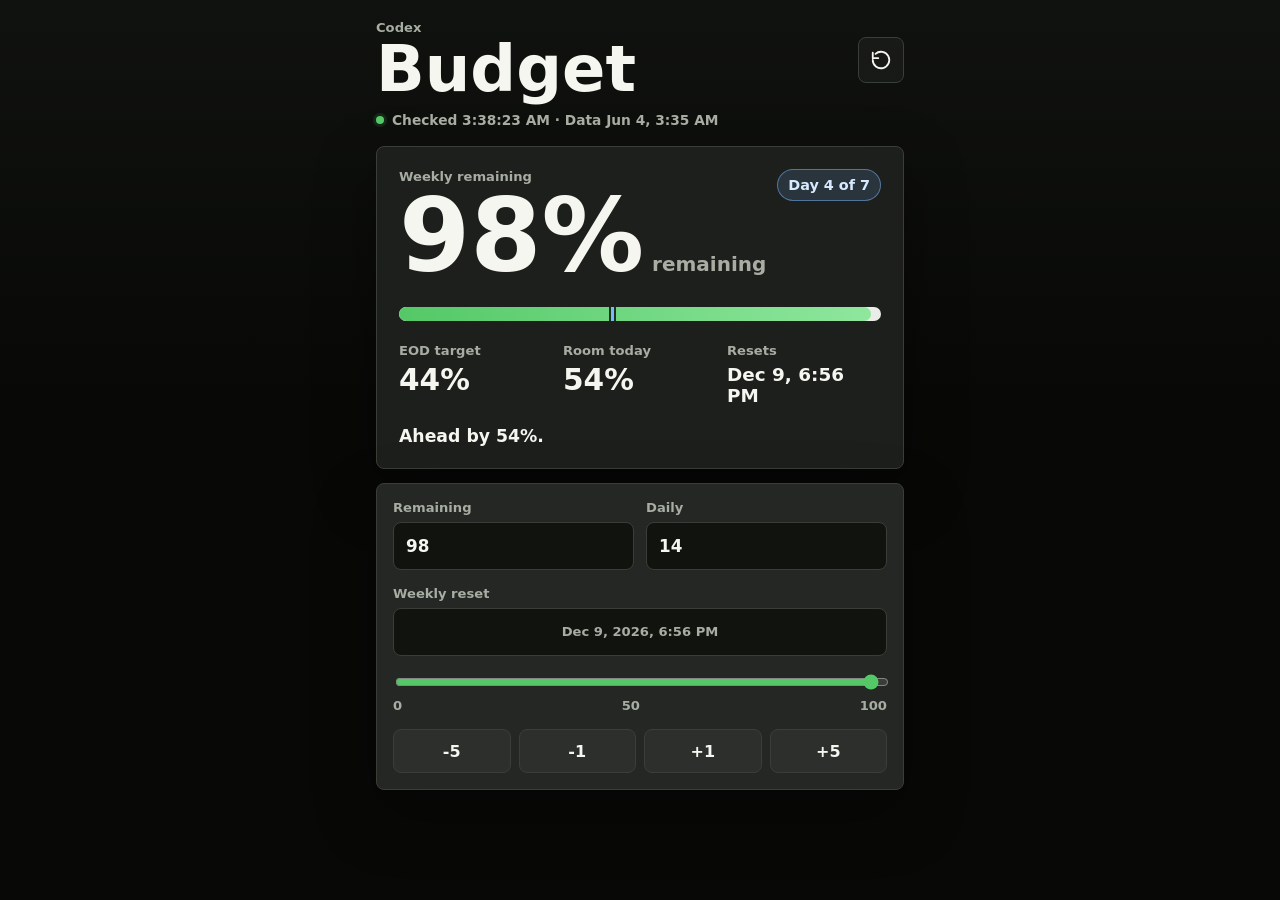
<file: index.html>
<!doctype html>
<html lang="en">
  <head>
    <meta charset="utf-8">
    <meta name="viewport" content="width=device-width, initial-scale=1, viewport-fit=cover">
    <meta name="theme-color" content="#080907">
    <meta name="apple-mobile-web-app-capable" content="yes">
    <meta name="apple-mobile-web-app-title" content="Codex Usage">
    <meta name="apple-mobile-web-app-status-bar-style" content="black-translucent">
    <title>Codex Usage</title>
    <link rel="manifest" href="manifest.webmanifest">
    <link rel="icon" href="icons/icon.svg" type="image/svg+xml">
    <link rel="apple-touch-icon" href="icons/apple-touch-icon.png">
    <link rel="stylesheet" href="styles.css?v=12">
  </head>
  <body>
    <main class="app-shell">
      <header class="topbar">
        <div>
          <p class="eyebrow">Codex</p>
          <h1>Budget</h1>
        </div>
        <button class="icon-button" id="refreshButton" type="button" aria-label="Refresh usage stats" title="Refresh usage stats">
          <span class="button-spinner" id="refreshSpinner" aria-hidden="true"></span>
          <svg class="refresh-icon" aria-hidden="true" viewBox="0 0 24 24">
            <path d="M3 12a9 9 0 1 0 3-6.7"></path>
            <path d="M3 4v6h6"></path>
          </svg>
        </button>
      </header>

      <div class="refresh-status" id="refreshStatus" aria-live="polite">
        <span class="status-dot" aria-hidden="true"></span>
        <span id="refreshStatusText">Checked just now</span>
      </div>

      <section class="meter-panel" aria-labelledby="remainingLabel">
        <div class="meter-head">
          <div>
            <p class="label" id="remainingLabel">Weekly remaining</p>
            <div class="remaining-line">
              <span class="remaining-value" id="remainingValue">70%</span>
              <span class="remaining-word">remaining</span>
            </div>
          </div>
          <div class="day-pill" id="dayPill">Day 3</div>
        </div>

        <div class="bar-shell" aria-hidden="true">
          <div class="bar-track">
            <div class="bar-fill" id="remainingBar"></div>
            <div class="bar-marker" id="targetMarker"></div>
          </div>
        </div>

        <div class="status-row">
          <div>
            <p class="label">EOD target</p>
            <p class="stat" id="targetValue">58%</p>
          </div>
          <div>
            <p class="label">Room today</p>
            <p class="stat" id="roomValue">12%</p>
          </div>
          <div>
            <p class="label">Resets</p>
            <p class="stat small" id="resetSummary">Jun 7</p>
          </div>
        </div>

        <p class="pace-copy" id="paceCopy">Ahead by 12%.</p>
      </section>

      <section class="control-panel" aria-label="Budget controls">
        <div class="field-grid">
          <label class="field">
            <span>Remaining</span>
            <input id="remainingInput" type="number" inputmode="decimal" min="0" max="100" step="0.5" value="70">
          </label>
          <label class="field">
            <span>Daily</span>
            <input id="dailyInput" type="number" inputmode="decimal" min="1" max="25" step="0.1" value="14">
          </label>
        </div>

        <label class="field reset-field">
          <span>Weekly reset</span>
          <span class="reset-control">
            <span class="reset-display" id="resetDisplay">Jun 7, 2026 at 8:33 AM</span>
            <input id="resetInput" type="datetime-local" aria-label="Weekly reset">
          </span>
        </label>

        <div class="range-wrap">
          <input id="remainingRange" type="range" min="0" max="100" step="0.5" value="70" aria-label="Remaining percentage">
          <div class="range-labels" aria-hidden="true">
            <span>0</span>
            <span>50</span>
            <span>100</span>
          </div>
        </div>

        <div class="quick-actions" aria-label="Quick adjustments">
          <button class="chip" type="button" data-adjust="-5">-5</button>
          <button class="chip" type="button" data-adjust="-1">-1</button>
          <button class="chip" type="button" data-adjust="1">+1</button>
          <button class="chip" type="button" data-adjust="5">+5</button>
        </div>
      </section>
    </main>

    <div class="sync-sheet" id="syncSheet" hidden>
      <form class="sync-panel" id="syncForm" aria-labelledby="syncTitle">
        <div class="sync-head">
          <h2 id="syncTitle">Sync weekly</h2>
          <button class="icon-button small" id="syncCancel" type="button" aria-label="Close sync" title="Close sync">
            <svg aria-hidden="true" viewBox="0 0 24 24">
              <path d="M18 6 6 18"></path>
              <path d="m6 6 12 12"></path>
            </svg>
          </button>
        </div>

        <label class="field">
          <span>Weekly remaining</span>
          <input id="syncRemainingInput" type="number" inputmode="decimal" min="0" max="100" step="0.5" value="70">
        </label>

        <button class="primary-action" type="submit">Save</button>
      </form>
    </div>

    <script src="app.js?v=12" defer></script>
  </body>
</html>
</file>
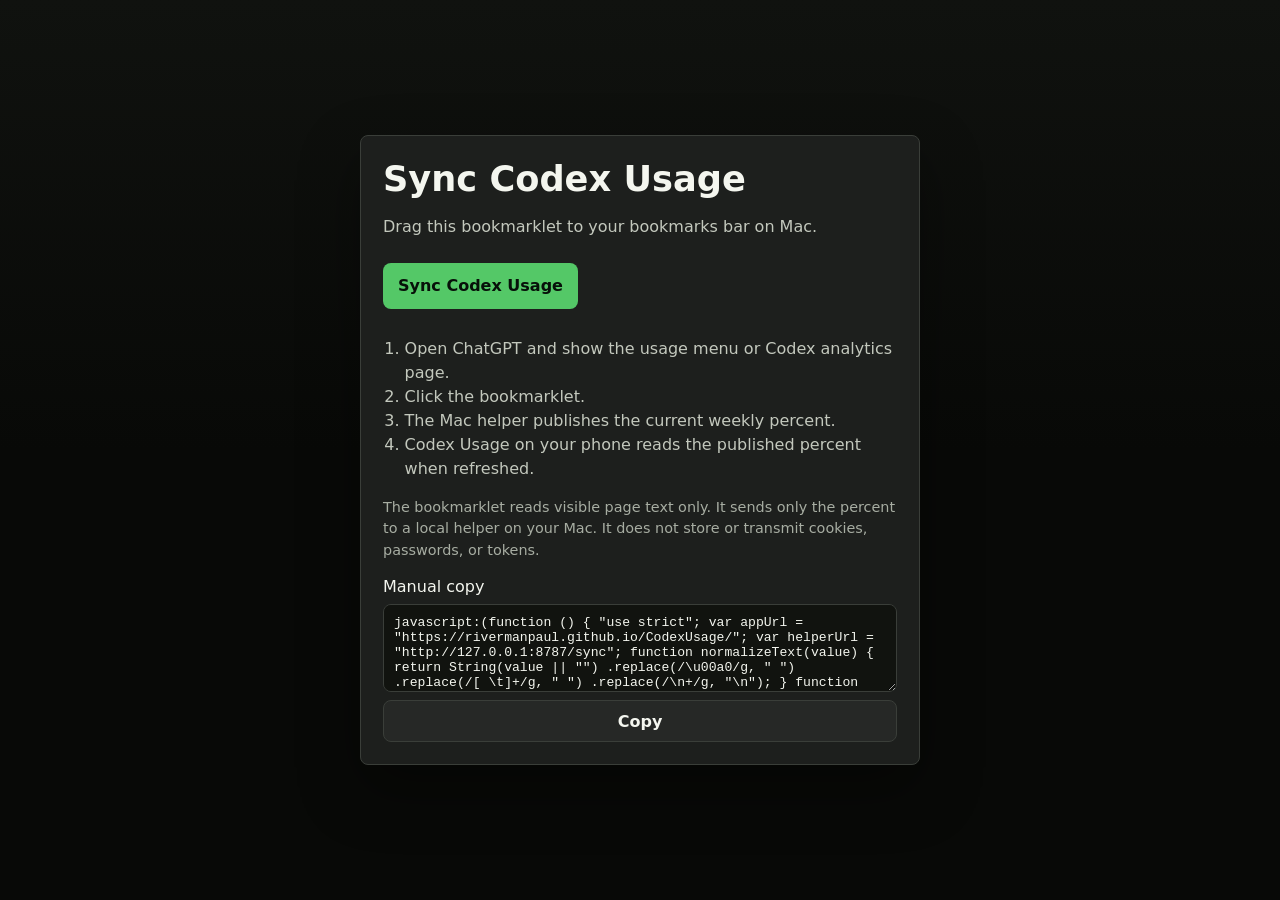
<file: bookmarklet.html>
<!doctype html>
<html lang="en">
  <head>
    <meta charset="utf-8">
    <meta name="viewport" content="width=device-width, initial-scale=1">
    <title>Codex Usage Bookmarklet</title>
    <style>
      :root {
        color-scheme: dark;
        font-family: Inter, ui-sans-serif, system-ui, -apple-system, BlinkMacSystemFont, "SF Pro Text", "Segoe UI", sans-serif;
        background: #080907;
        color: #f4f6ef;
      }

      * {
        box-sizing: border-box;
      }

      body {
        margin: 0;
        min-height: 100svh;
        display: grid;
        place-items: center;
        padding: 24px;
        background: linear-gradient(180deg, #10120f 0%, #080907 50%);
      }

      main {
        width: min(100%, 560px);
        border: 1px solid #3a3e39;
        border-radius: 8px;
        background: #1d1f1d;
        padding: 22px;
        box-shadow: 0 24px 60px rgba(0, 0, 0, 0.38);
      }

      h1 {
        margin: 0 0 8px;
        font-size: 2.2rem;
        letter-spacing: 0;
      }

      p,
      li {
        color: #c3c8bd;
        line-height: 1.5;
      }

      ol {
        padding-left: 1.35rem;
      }

      .bookmarklet {
        display: inline-flex;
        align-items: center;
        justify-content: center;
        min-height: 46px;
        margin: 8px 0 12px;
        border: 1px solid rgba(84, 200, 103, 0.7);
        border-radius: 8px;
        background: #54c867;
        color: #071009;
        padding: 10px 14px;
        font-weight: 800;
        text-decoration: none;
      }

      .code-row {
        display: grid;
        gap: 8px;
        margin-top: 16px;
      }

      textarea {
        width: 100%;
        min-height: 88px;
        resize: vertical;
        border: 1px solid #3a3e39;
        border-radius: 8px;
        background: #11130f;
        color: #f4f6ef;
        padding: 10px;
        font: 0.82rem ui-monospace, SFMono-Regular, Menlo, Monaco, Consolas, "Liberation Mono", monospace;
      }

      button {
        min-height: 42px;
        border: 1px solid #3a3e39;
        border-radius: 8px;
        background: rgba(255, 255, 255, 0.04);
        color: #f4f6ef;
        font: inherit;
        font-weight: 760;
      }

      .fine-print {
        font-size: 0.9rem;
        color: #a7ada2;
      }
    </style>
  </head>
  <body>
    <main>
      <h1>Sync Codex Usage</h1>
      <p>Drag this bookmarklet to your bookmarks bar on Mac.</p>
      <a class="bookmarklet" id="bookmarklet" href="#">Sync Codex Usage</a>

      <ol>
        <li>Open ChatGPT and show the usage menu or Codex analytics page.</li>
        <li>Click the bookmarklet.</li>
        <li>The Mac helper publishes the current weekly percent.</li>
        <li>Codex Usage on your phone reads the published percent when refreshed.</li>
      </ol>

      <p class="fine-print">The bookmarklet reads visible page text only. It sends only the percent to a local helper on your Mac. It does not store or transmit cookies, passwords, or tokens.</p>

      <div class="code-row">
        <label for="bookmarkletCode">Manual copy</label>
        <textarea id="bookmarkletCode" readonly></textarea>
        <button id="copyButton" type="button">Copy</button>
      </div>
    </main>

    <script>
      (function () {
        "use strict";

        var bookmarklet = document.getElementById("bookmarklet");
        var code = document.getElementById("bookmarkletCode");
        var copyButton = document.getElementById("copyButton");

        function compact(source) {
          return source
            .replace(/\/\*[\s\S]*?\*\//g, "")
            .replace(/\n\s*\/\/.*$/gm, "")
            .replace(/\s+/g, " ")
            .trim();
        }

        fetch("sync-bookmarklet.js?v=3")
          .then(function (response) {
            if (!response.ok) throw new Error("Could not load bookmarklet source.");
            return response.text();
          })
          .then(function (source) {
            var href = "javascript:" + compact(source);
            bookmarklet.href = href;
            code.value = href;
          })
          .catch(function () {
            bookmarklet.removeAttribute("href");
            code.value = "Could not load bookmarklet source.";
          });

        copyButton.addEventListener("click", function () {
          code.select();
          if (navigator.clipboard && code.value.indexOf("javascript:") === 0) {
            navigator.clipboard.writeText(code.value);
          } else {
            document.execCommand("copy");
          }
        });
      }());
    </script>
  </body>
</html>
</file>
<file: styles.css>
:root {
  color-scheme: dark;
  --bg: #080907;
  --panel: #1f211f;
  --panel-2: #262926;
  --line: #3a3e39;
  --text: #f4f6ef;
  --muted: #a7ada2;
  --green: #54c867;
  --green-2: #8ee79d;
  --blue: #7ab7ff;
  --amber: #f2b94b;
  --red: #ff6d5f;
  --shadow: 0 24px 60px rgba(0, 0, 0, 0.38);
  font-family: Inter, ui-sans-serif, system-ui, -apple-system, BlinkMacSystemFont, "SF Pro Text", "Segoe UI", sans-serif;
}

* {
  box-sizing: border-box;
}

html,
body {
  min-height: 100%;
}

body {
  margin: 0;
  background: linear-gradient(180deg, #10120f 0%, var(--bg) 44%);
  color: var(--text);
}

button,
input {
  font: inherit;
}

.app-shell {
  width: min(100%, 560px);
  min-height: 100svh;
  margin: 0 auto;
  padding: calc(env(safe-area-inset-top) + 20px) 16px calc(env(safe-area-inset-bottom) + 24px);
}

.topbar {
  display: flex;
  align-items: center;
  justify-content: space-between;
  gap: 16px;
  margin-bottom: 8px;
}

.eyebrow,
.label,
.field span,
.range-labels {
  color: var(--muted);
  font-size: 0.82rem;
  font-weight: 650;
  letter-spacing: 0;
}

.eyebrow {
  margin: 0 0 4px;
}

h1 {
  margin: 0;
  font-size: 4rem;
  line-height: 0.95;
  letter-spacing: 0;
}

.icon-button,
.chip {
  border: 1px solid var(--line);
  background: rgba(255, 255, 255, 0.04);
  color: var(--text);
}

.icon-button {
  display: grid;
  width: 46px;
  height: 46px;
  place-items: center;
  border-radius: 8px;
  padding: 0;
}

.icon-button.small {
  width: 38px;
  height: 38px;
}

.icon-button svg {
  width: 22px;
  height: 22px;
  fill: none;
  stroke: currentColor;
  stroke-linecap: round;
  stroke-linejoin: round;
  stroke-width: 2;
}

.button-spinner {
  display: none;
  width: 20px;
  height: 20px;
  border: 3px solid rgba(244, 246, 239, 0.28);
  border-top-color: var(--text);
  border-radius: 999px;
  animation: spin 700ms linear infinite;
}

.icon-button.is-refreshing .button-spinner {
  display: block;
}

.icon-button.is-refreshing .refresh-icon {
  display: none;
}

.refresh-status {
  display: flex;
  align-items: center;
  gap: 8px;
  min-height: 24px;
  margin: 0 0 14px;
  color: var(--muted);
  font-size: 0.86rem;
  font-weight: 680;
}

.status-dot {
  width: 8px;
  height: 8px;
  flex: 0 0 auto;
  border-radius: 999px;
  background: var(--green);
  box-shadow: 0 0 0 3px rgba(84, 200, 103, 0.12);
}

.refresh-status.is-refreshing .status-dot {
  width: 16px;
  height: 16px;
  border: 3px solid rgba(244, 246, 239, 0.22);
  border-top-color: var(--green);
  background: transparent;
  box-shadow: none;
  animation: spin 700ms linear infinite;
}

.refresh-status.is-error {
  color: #ffb0a8;
}

.refresh-status.is-error .status-dot {
  background: var(--red);
  box-shadow: 0 0 0 3px rgba(255, 109, 95, 0.14);
}

.meter-panel,
.control-panel {
  border: 1px solid var(--line);
  border-radius: 8px;
  background: #1d1f1d;
  box-shadow: var(--shadow);
}

.meter-panel {
  padding: 22px;
}

.meter-head {
  display: flex;
  position: relative;
  align-items: flex-start;
  justify-content: space-between;
  gap: 16px;
}

.meter-head > div:first-child {
  min-width: 0;
}

.label {
  margin: 0 0 7px;
}

.remaining-line {
  display: flex;
  flex-wrap: wrap;
  align-items: baseline;
  gap: 8px;
}

.remaining-value {
  font-size: 6.4rem;
  font-weight: 780;
  line-height: 0.88;
  letter-spacing: 0;
}

.remaining-word {
  color: var(--muted);
  font-size: 1.25rem;
  font-weight: 650;
}

.day-pill {
  position: absolute;
  top: 0;
  right: 0;
  flex: 0 0 auto;
  max-width: min(48%, 124px);
  overflow: hidden;
  border: 1px solid rgba(122, 183, 255, 0.5);
  border-radius: 999px;
  color: #d7eaff;
  background: rgba(122, 183, 255, 0.14);
  padding: 7px 10px;
  font-size: 0.9rem;
  font-weight: 700;
  text-overflow: ellipsis;
  white-space: nowrap;
}

.bar-shell {
  margin: 26px 0 22px;
}

.bar-track {
  position: relative;
  height: 14px;
  overflow: hidden;
  border-radius: 999px;
  background: #e9ece7;
}

.bar-fill {
  width: 70%;
  height: 100%;
  border-radius: inherit;
  background: linear-gradient(90deg, var(--green), var(--green-2));
  transition: width 180ms ease, background 180ms ease;
}

.bar-marker {
  position: absolute;
  top: -5px;
  bottom: -5px;
  left: 58%;
  width: 3px;
  border-radius: 2px;
  background: var(--blue);
  box-shadow: 0 0 0 2px rgba(8, 9, 7, 0.8);
  transition: left 180ms ease;
}

.status-row {
  display: grid;
  grid-template-columns: repeat(3, minmax(0, 1fr));
  gap: 10px;
}

.stat {
  margin: 0;
  font-size: 1.85rem;
  font-weight: 760;
  line-height: 1.04;
}

.stat.small {
  font-size: 1.15rem;
  line-height: 1.12;
}

.pace-copy {
  margin: 20px 0 0;
  color: var(--text);
  font-size: 1.08rem;
  font-weight: 700;
}

.pace-copy.warning {
  color: var(--amber);
}

.pace-copy.danger {
  color: var(--red);
}

.control-panel {
  display: grid;
  gap: 16px;
  margin-top: 14px;
  padding: 16px;
  background: #242724;
}

.field-grid {
  display: grid;
  grid-template-columns: 1fr 1fr;
  gap: 12px;
}

.field {
  display: grid;
  gap: 7px;
  min-width: 0;
}

.field input {
  min-width: 0;
  width: 100%;
  max-width: 100%;
  appearance: none;
  -webkit-appearance: none;
  min-height: 48px;
  border: 1px solid var(--line);
  border-radius: 8px;
  background: #11130f;
  color: var(--text);
  padding: 10px 12px;
  font-size: 1.05rem;
  font-weight: 720;
}

.reset-control {
  position: relative;
  display: flex;
  align-items: center;
  width: 100%;
  max-width: 100%;
  min-height: 48px;
  overflow: hidden;
  border: 1px solid var(--line);
  border-radius: 8px;
  background: #11130f;
  padding: 10px 12px;
}

.reset-display {
  min-width: 0;
  flex: 1;
  overflow: hidden;
  color: var(--text);
  font-size: 1.05rem;
  font-weight: 720;
  line-height: 1.2;
  text-align: center;
  text-overflow: ellipsis;
  white-space: nowrap;
}

.reset-control input {
  position: absolute;
  inset: 0;
  width: 100%;
  height: 100%;
  min-height: 0;
  appearance: none;
  -webkit-appearance: none;
  border: 0;
  background: transparent;
  color: transparent;
  -webkit-text-fill-color: transparent;
  opacity: 0;
  padding: 0;
}

.reset-control input::-webkit-calendar-picker-indicator {
  opacity: 0;
}

.field input:focus,
.reset-control:focus-within,
.icon-button:focus-visible,
.chip:focus-visible,
.range-wrap input:focus-visible {
  outline: 3px solid rgba(122, 183, 255, 0.42);
  outline-offset: 2px;
}

.range-wrap {
  display: grid;
  gap: 6px;
}

.range-wrap input {
  width: 100%;
  accent-color: var(--green);
}

.range-labels {
  display: flex;
  justify-content: space-between;
}

.quick-actions {
  display: grid;
  grid-template-columns: repeat(4, minmax(0, 1fr));
  gap: 8px;
}

.chip {
  min-height: 44px;
  border-radius: 8px;
  font-size: 1rem;
  font-weight: 760;
}

.chip:active,
.icon-button:active,
.primary-action:active {
  transform: translateY(1px);
}

.sync-sheet {
  position: fixed;
  inset: 0;
  z-index: 10;
  display: grid;
  align-items: end;
  justify-items: center;
  background: rgba(0, 0, 0, 0.58);
  padding: 16px;
}

.sync-sheet[hidden] {
  display: none;
}

.sync-panel {
  display: grid;
  gap: 16px;
  width: min(100%, 420px);
  border: 1px solid var(--line);
  border-radius: 8px;
  background: #242724;
  box-shadow: var(--shadow);
  padding: 16px;
}

.sync-head {
  display: flex;
  align-items: center;
  justify-content: space-between;
  gap: 12px;
}

.sync-head h2 {
  margin: 0;
  font-size: 1.25rem;
  letter-spacing: 0;
}

.primary-action {
  min-height: 48px;
  border: 1px solid rgba(84, 200, 103, 0.7);
  border-radius: 8px;
  background: var(--green);
  color: #071009;
  font-size: 1.05rem;
  font-weight: 800;
}

@media (max-width: 360px) {
  .app-shell {
    padding-inline: 12px;
  }

  .meter-panel {
    padding: 18px;
  }

  h1 {
    font-size: 3.15rem;
  }

  .remaining-value {
    font-size: 4.75rem;
  }

  .remaining-word {
    font-size: 1.08rem;
  }

  .status-row {
    grid-template-columns: 1fr;
  }

  .field-grid {
    grid-template-columns: 1fr;
  }

  .reset-display {
    font-size: 0.95rem;
  }
}

@media (min-width: 640px) {
  .sync-sheet {
    align-items: center;
  }
}

@media (prefers-reduced-motion: reduce) {
  *,
  *::before,
  *::after {
    transition-duration: 0.01ms !important;
    animation-duration: 0.01ms !important;
    scroll-behavior: auto !important;
  }
}

@keyframes spin {
  to {
    transform: rotate(360deg);
  }
}
</file>
